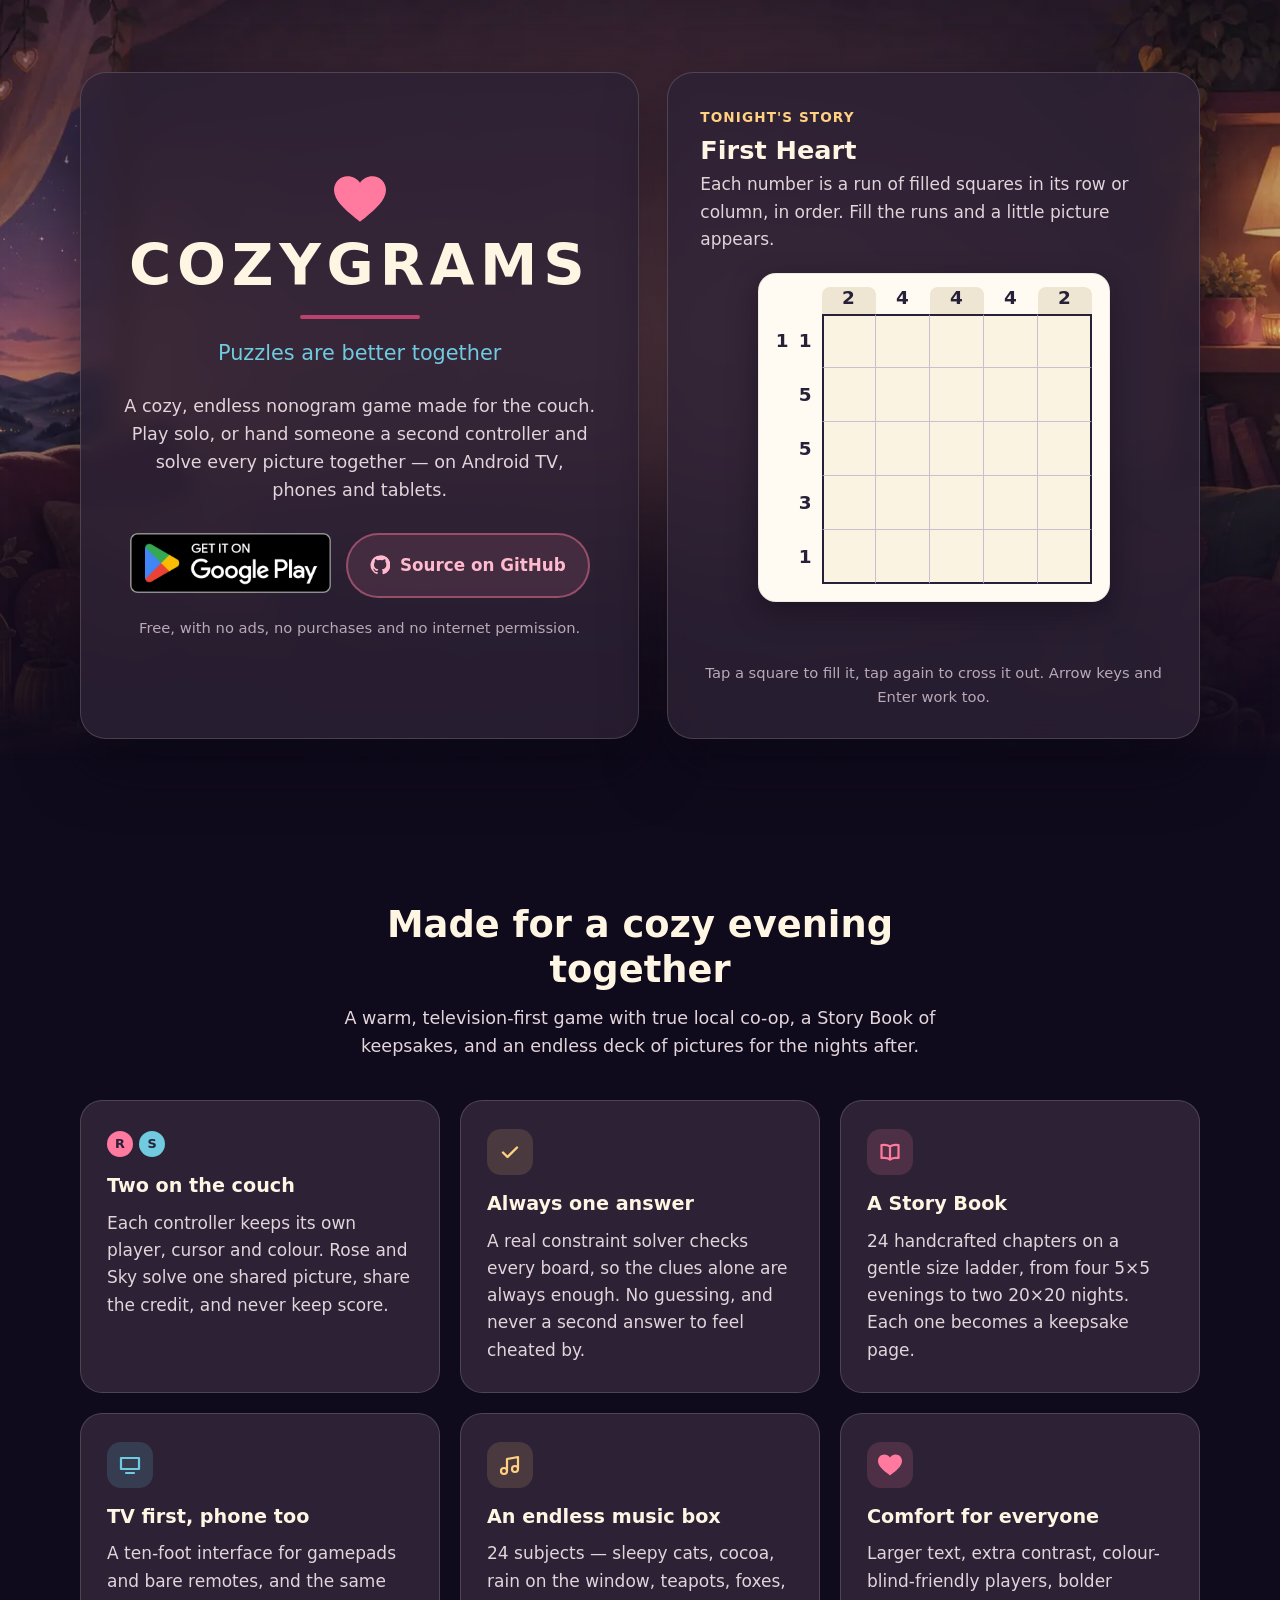
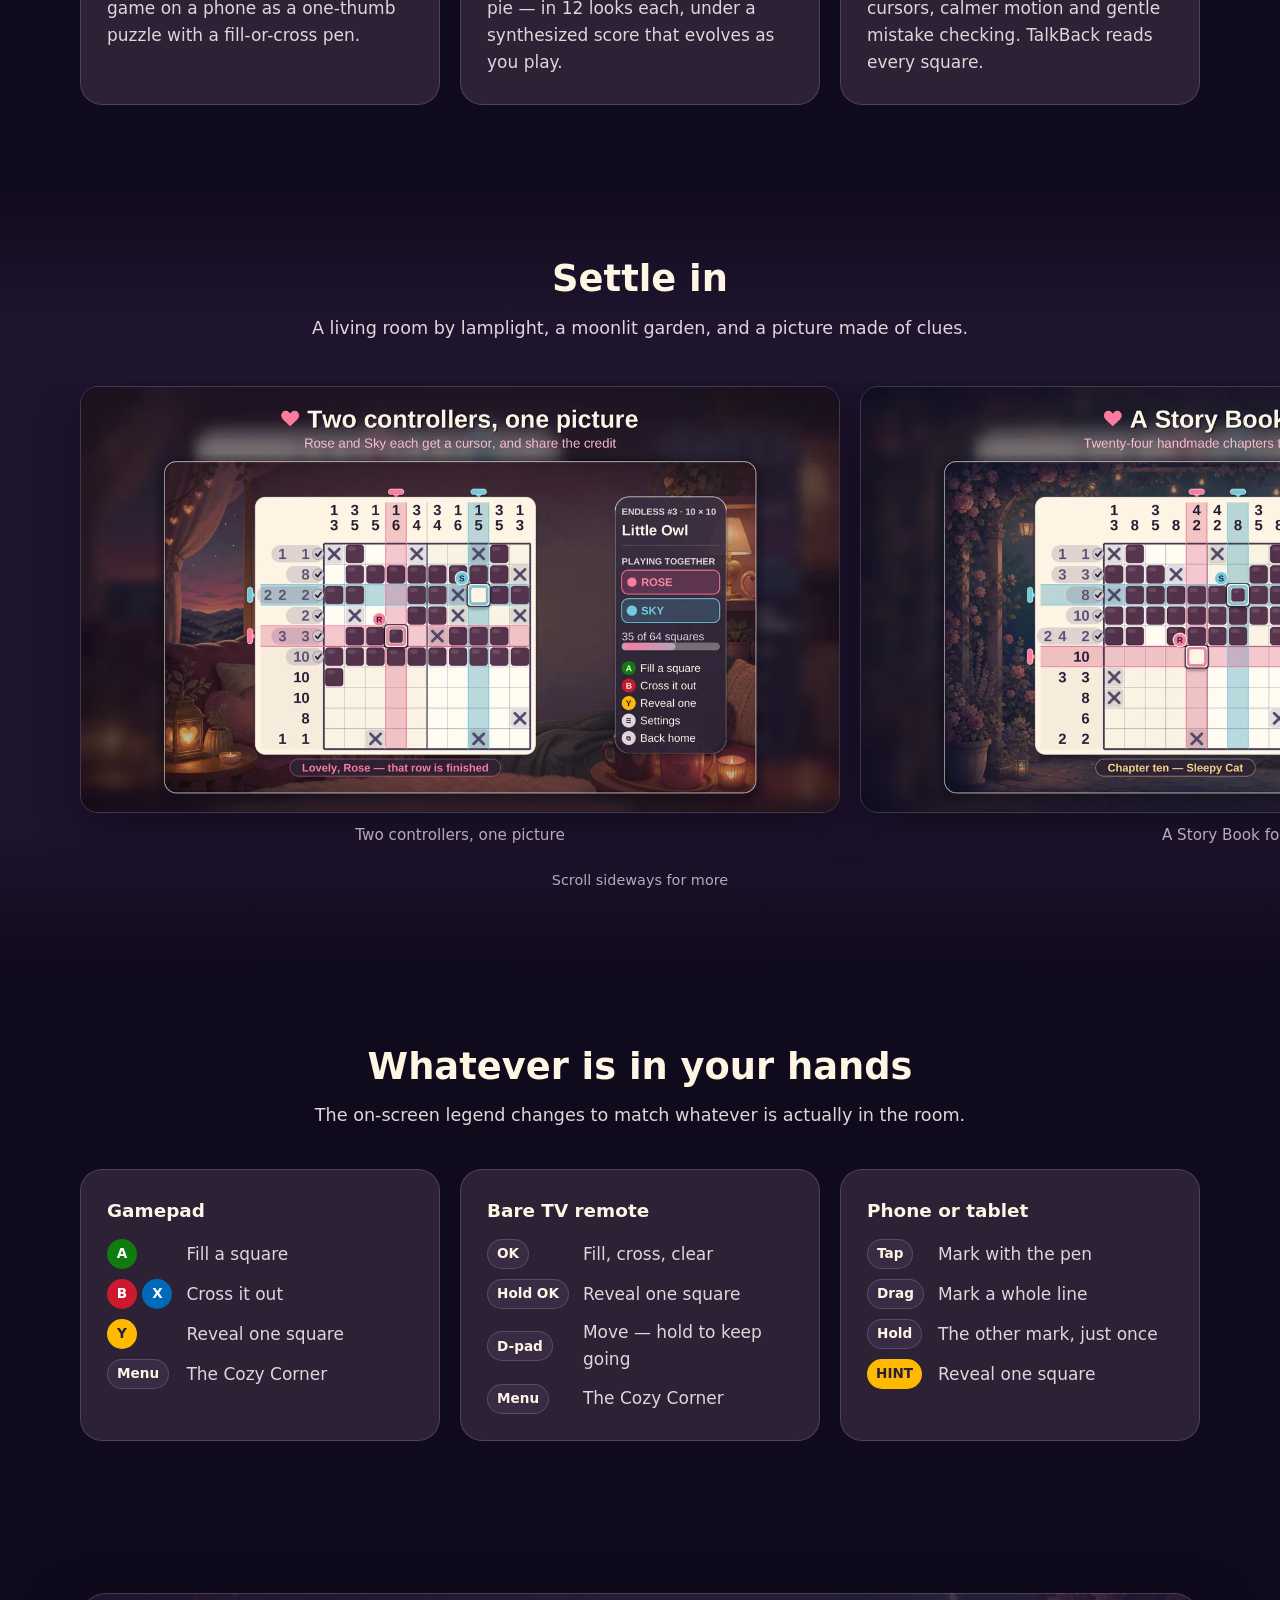
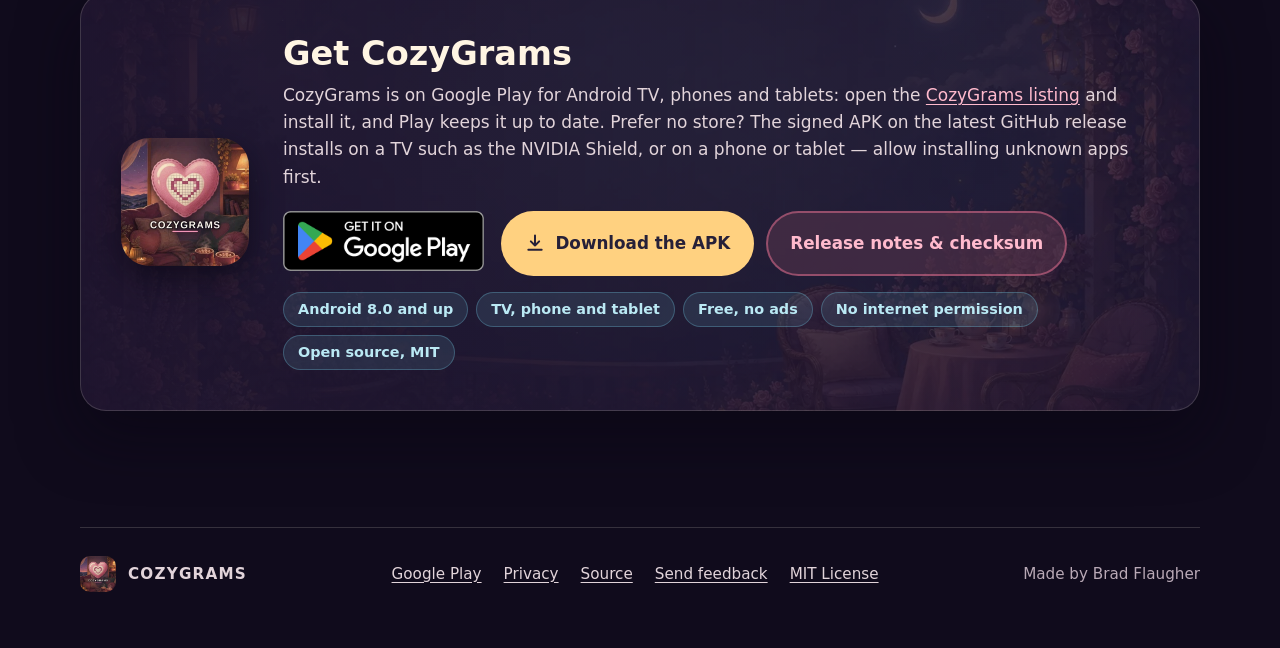
<file: site/index.html>
<!DOCTYPE html>
<html lang="en">
<head>
  <meta charset="utf-8">
  <meta name="viewport" content="width=device-width, initial-scale=1, viewport-fit=cover">
  <title>CozyGrams — cozy nonograms for two</title>
  <meta name="description" content="A cozy, endless nonogram game for Android TV, phones and tablets. Play solo, or hand someone a second controller and solve every picture together. Free, offline, no ads.">
  <meta name="theme-color" content="#100b1c">
  <meta name="color-scheme" content="dark">
  <link rel="canonical" href="https://bradflaugher.github.io/CozyGrams/">
  <link rel="icon" type="image/png" sizes="32x32" href="img/favicon-32.png">
  <link rel="apple-touch-icon" href="img/apple-touch-icon.png">
  <link rel="stylesheet" href="style.css">
  <meta property="og:type" content="website">
  <meta property="og:site_name" content="CozyGrams">
  <meta property="og:title" content="CozyGrams — cozy nonograms for two">
  <meta property="og:description" content="A cozy, endless nonogram game for the couch. Solve every picture together with a second controller. Free, offline, no ads.">
  <meta property="og:url" content="https://bradflaugher.github.io/CozyGrams/">
  <meta property="og:image" content="https://bradflaugher.github.io/CozyGrams/img/og.jpg">
  <meta property="og:image:width" content="1024">
  <meta property="og:image:height" content="500">
  <meta property="og:image:alt" content="CozyGrams: cozy nonograms for two, for the TV, phones and tablets">
  <meta name="twitter:card" content="summary_large_image">
</head>
<body>
  <a class="skip" href="#main">Skip to content</a>

  <svg width="0" height="0" style="position:absolute" aria-hidden="true" focusable="false">
    <symbol id="heart" viewBox="0 0 24 21"><path fill="currentColor" d="M12 21s-1.2-.9-3-2.4C5.2 15.5 0 11.2 0 6.4 0 2.8 2.8 0 6.3 0c2.3 0 4.4 1.2 5.7 3C13.3 1.2 15.4 0 17.7 0 21.2 0 24 2.8 24 6.4c0 4.8-5.2 9.1-9 12.2-1.8 1.5-3 2.4-3 2.4Z"/></symbol>
    <symbol id="download" viewBox="0 0 24 24"><path fill="none" stroke="currentColor" stroke-width="2.4" stroke-linecap="round" stroke-linejoin="round" d="M12 3v12m0 0-5-5m5 5 5-5M4 20h16"/></symbol>
    <symbol id="github" viewBox="0 0 24 24"><path fill="currentColor" d="M12 .5a11.5 11.5 0 0 0-3.6 22.4c.6.1.8-.3.8-.6v-2c-3.2.7-3.9-1.5-3.9-1.5-.5-1.3-1.3-1.7-1.3-1.7-1-.7.1-.7.1-.7 1.2.1 1.8 1.2 1.8 1.2 1 1.8 2.8 1.3 3.4 1 .1-.8.4-1.3.8-1.6-2.6-.3-5.3-1.3-5.3-5.7 0-1.3.5-2.3 1.2-3.1-.1-.3-.5-1.5.1-3.1 0 0 1-.3 3.2 1.2a11 11 0 0 1 5.8 0c2.2-1.5 3.2-1.2 3.2-1.2.6 1.6.2 2.8.1 3.1.7.8 1.2 1.9 1.2 3.1 0 4.4-2.7 5.4-5.3 5.7.4.4.8 1.1.8 2.2v3.3c0 .3.2.7.8.6A11.5 11.5 0 0 0 12 .5Z"/></symbol>
  </svg>

  <header class="hero">
    <div class="wrap hero__grid">
      <div class="panel hero__title">
        <svg class="heart" aria-hidden="true"><use href="#heart"/></svg>
        <h1 class="wordmark">CozyGrams</h1>
        <hr class="rule">
        <p class="tagline">Puzzles are better together</p>
        <p class="hero__lede">A cozy, endless nonogram game made for the couch. Play solo, or hand someone a second controller and solve every picture together — on Android TV, phones and tablets.</p>
        <div class="hero__actions">
          <a class="play" href="https://play.google.com/store/apps/details?id=com.cozygrams.tv"><img src="img/google-play-badge.png" width="564" height="168" alt="Get it on Google Play"></a>
          <a class="btn btn--plum" href="https://github.com/bradflaugher/CozyGrams">
            <svg aria-hidden="true"><use href="#github"/></svg>Source on GitHub
          </a>
        </div>
        <p class="hero__note">Free, with no ads, no purchases and no internet permission.</p>
      </div>

      <section class="panel try" aria-labelledby="try-title">
        <p class="eyebrow">Tonight's story</p>
        <h2 id="try-title">First Heart</h2>
        <p class="try__sub">Each number is a run of filled squares in its row or column, in order. Fill the runs and a little picture appears.</p>
        <div class="board" id="board" role="grid" aria-label="A 5 by 5 nonogram" aria-describedby="try-how">
          <div class="board__corner"></div>
        </div>
        <p class="try__status" id="status" role="status" aria-live="polite"></p>
        <p class="try__how" id="try-how">Tap a square to fill it, tap again to cross it out. Arrow keys and Enter work too.</p>
        <noscript><p class="try__how">The little puzzle needs JavaScript — the game itself doesn't need anything.</p></noscript>
      </section>
    </div>
  </header>

  <main id="main">
    <section class="section" aria-labelledby="features-title">
      <div class="wrap">
        <div class="section__head">
          <h2 id="features-title">Made for a cozy evening together</h2>
          <p>A warm, television-first game with true local co-op, a Story Book of keepsakes, and an endless deck of pictures for the nights after.</p>
        </div>
        <ul class="features">
          <li class="feature">
            <span class="seats" aria-hidden="true"><span class="seat seat--r">R</span><span class="seat seat--s">S</span></span>
            <h3>Two on the couch</h3>
            <p>Each controller keeps its own player, cursor and colour. Rose and Sky solve one shared picture, share the credit, and never keep score.</p>
          </li>
          <li class="feature">
            <span class="feature__mark" aria-hidden="true"><svg viewBox="0 0 24 24"><path fill="none" stroke="currentColor" stroke-width="2.4" stroke-linecap="round" stroke-linejoin="round" d="m5 12.5 4.5 4.5L19 7.5"/></svg></span>
            <h3>Always one answer</h3>
            <p>A real constraint solver checks every board, so the clues alone are always enough. No guessing, and never a second answer to feel cheated by.</p>
          </li>
          <li class="feature">
            <span class="feature__mark feature__mark--pink" aria-hidden="true"><svg viewBox="0 0 24 24"><path fill="none" stroke="currentColor" stroke-width="2.2" stroke-linejoin="round" d="M12 6.5C10 5 7 4.5 3.5 5v13c3.5-.5 6.5 0 8.5 1.5 2-1.5 5-2 8.5-1.5V5C17 4.5 14 5 12 6.5Zm0 0v13"/></svg></span>
            <h3>A Story Book</h3>
            <p>24 handcrafted chapters on a gentle size ladder, from four 5×5 evenings to two 20×20 nights. Each one becomes a keepsake page.</p>
          </li>
          <li class="feature">
            <span class="feature__mark feature__mark--blue" aria-hidden="true"><svg viewBox="0 0 24 24"><path fill="none" stroke="currentColor" stroke-width="2.2" stroke-linecap="round" stroke-linejoin="round" d="M3 5h18v11H3zM8 20h8"/></svg></span>
            <h3>TV first, phone too</h3>
            <p>A ten-foot interface for gamepads and bare remotes, and the same game on a phone as a one-thumb puzzle with a fill-or-cross pen.</p>
          </li>
          <li class="feature">
            <span class="feature__mark" aria-hidden="true"><svg viewBox="0 0 24 24"><path fill="none" stroke="currentColor" stroke-width="2.2" stroke-linecap="round" stroke-linejoin="round" d="M9 18V6l11-2v12M9 18a3 3 0 1 1-6 0 3 3 0 0 1 6 0Zm11-2a3 3 0 1 1-6 0 3 3 0 0 1 6 0Z"/></svg></span>
            <h3>An endless music box</h3>
            <p>24 subjects — sleepy cats, cocoa, rain on the window, teapots, foxes, pie — in 12 looks each, under a synthesized score that evolves as you play.</p>
          </li>
          <li class="feature">
            <span class="feature__mark feature__mark--pink" aria-hidden="true"><svg viewBox="0 0 24 24"><use href="#heart"/></svg></span>
            <h3>Comfort for everyone</h3>
            <p>Larger text, extra contrast, colour-blind-friendly players, bolder cursors, calmer motion and gentle mistake checking. TalkBack reads every square.</p>
          </li>
        </ul>
      </div>
    </section>

    <section class="section section--plate" aria-labelledby="shots-title">
      <div class="section__head wrap">
        <h2 id="shots-title">Settle in</h2>
        <p>A living room by lamplight, a moonlit garden, and a picture made of clues.</p>
      </div>
      <ul class="shots" tabindex="0" aria-label="Screenshots, scroll sideways for more">
        <li><figure><img src="img/shots/1_coop.webp" width="1280" height="720" loading="lazy" alt="Rose and Sky each have a cursor on a 10 by 10 board, with a panel showing both players and the controls."><figcaption>Two controllers, one picture</figcaption></figure></li>
        <li><figure><img src="img/shots/4_story.webp" width="1280" height="720" loading="lazy" alt="Rose and Sky working on Story Book chapter ten, Sleepy Cat, in the moonlit garden."><figcaption>A Story Book for two</figcaption></figure></li>
        <li><figure><img src="img/shots/3_garden.webp" width="1280" height="720" loading="lazy" alt="A 15 by 15 Endless picture, Rain on the Window, in progress in front of the moonlit garden."><figcaption>Two hand-painted rooms and a music box score</figcaption></figure></li>
        <li><figure><img src="img/shots/5_cross-pen.webp" width="1280" height="720" loading="lazy" alt="A 20 by 20 board on a phone, with the FILL and CROSS pen, MARK, HINT and MENU buttons."><figcaption>One thumb on a phone, with the cross pen</figcaption></figure></li>
        <li><figure><img src="img/shots/3_tour.webp" width="1280" height="720" loading="lazy" alt="Step three of the guided tour on a 5 by 5 heart: your turn to fill a square."><figcaption>A short tour solves a little heart with you</figcaption></figure></li>
        <li><figure><img src="img/shots/5_win.webp" width="1280" height="720" loading="lazy" alt="The finished Sleepy Cat chapter as a keepsake page, with Rose and Sky's hearts beneath it."><figcaption>Every picture is a keepsake</figcaption></figure></li>
      </ul>
      <p class="shots__hint">Scroll sideways for more</p>
    </section>

    <section class="section" aria-labelledby="controls-title">
      <div class="wrap">
        <div class="section__head">
          <h2 id="controls-title">Whatever is in your hands</h2>
          <p>The on-screen legend changes to match whatever is actually in the room.</p>
        </div>
        <div class="controls">
          <div class="control">
            <h3>Gamepad</h3>
            <dl>
              <dt><span class="key key--a">A</span></dt><dd>Fill a square</dd>
              <dt><span class="key key--b">B</span> <span class="key key--x">X</span></dt><dd>Cross it out</dd>
              <dt><span class="key key--y">Y</span></dt><dd>Reveal one square</dd>
              <dt><span class="key key--plain">Menu</span></dt><dd>The Cozy Corner</dd>
            </dl>
          </div>
          <div class="control">
            <h3>Bare TV remote</h3>
            <dl>
              <dt><span class="key key--plain">OK</span></dt><dd>Fill, cross, clear</dd>
              <dt><span class="key key--plain">Hold OK</span></dt><dd>Reveal one square</dd>
              <dt><span class="key key--plain">D-pad</span></dt><dd>Move — hold to keep going</dd>
              <dt><span class="key key--plain">Menu</span></dt><dd>The Cozy Corner</dd>
            </dl>
          </div>
          <div class="control">
            <h3>Phone or tablet</h3>
            <dl>
              <dt><span class="key key--plain">Tap</span></dt><dd>Mark with the pen</dd>
              <dt><span class="key key--plain">Drag</span></dt><dd>Mark a whole line</dd>
              <dt><span class="key key--plain">Hold</span></dt><dd>The other mark, just once</dd>
              <dt><span class="key key--y">HINT</span></dt><dd>Reveal one square</dd>
            </dl>
          </div>
        </div>
      </div>
    </section>

    <section class="section" id="get" aria-labelledby="get-title">
      <div class="wrap">
        <div class="panel get">
          <img class="get__icon" src="img/icon.webp" width="256" height="256" alt="">
          <div>
            <h2 id="get-title">Get CozyGrams</h2>
            <p>CozyGrams is on Google Play for Android TV, phones and tablets: open the <a href="https://play.google.com/store/apps/details?id=com.cozygrams.tv">CozyGrams listing</a> and install it, and Play keeps it up to date. Prefer no store? The signed APK on the latest GitHub release installs on a TV such as the NVIDIA Shield, or on a phone or tablet — allow installing unknown apps first.</p>
            <div class="get__actions">
              <a class="play" href="https://play.google.com/store/apps/details?id=com.cozygrams.tv"><img src="img/google-play-badge.png" width="564" height="168" alt="Get it on Google Play"></a>
              <a class="btn btn--gold" href="https://github.com/bradflaugher/CozyGrams/releases/latest/download/CozyGrams.apk">
                <svg aria-hidden="true"><use href="#download"/></svg>Download the APK
              </a>
              <a class="btn btn--plum" href="https://github.com/bradflaugher/CozyGrams/releases/latest">Release notes &amp; checksum</a>
            </div>
            <ul class="facts" aria-label="At a glance">
              <li>Android 8.0 and up</li>
              <li>TV, phone and tablet</li>
              <li>Free, no ads</li>
              <li>No internet permission</li>
              <li>Open source, MIT</li>
            </ul>
          </div>
        </div>
      </div>
    </section>
  </main>

  <footer class="foot">
    <div class="wrap foot__inner">
      <a class="foot__brand" href="./"><img src="img/icon.webp" width="36" height="36" alt="">COZYGRAMS</a>
      <nav aria-label="Elsewhere">
        <a href="https://play.google.com/store/apps/details?id=com.cozygrams.tv">Google Play</a>
        <a href="privacy/">Privacy</a>
        <a href="https://github.com/bradflaugher/CozyGrams">Source</a>
        <a href="https://github.com/bradflaugher/CozyGrams/issues/new">Send feedback</a>
        <a href="https://github.com/bradflaugher/CozyGrams/blob/main/LICENSE">MIT License</a>
      </nav>
      <span>Made by Brad Flaugher</span>
    </div>
  </footer>

  <script>
  (function () {
    // The tour's first picture: a 5x5 heart. Line-solvable, with one answer.
    var answer = ["01010", "11111", "11111", "01110", "00100"];
    var n = 5;
    var board = document.getElementById("board");
    var status = document.getElementById("status");
    var cells = [];
    var states = [];
    var solved = false;

    function runs(line) {
      var out = [], run = 0;
      for (var i = 0; i < line.length; i++) {
        if (line[i] === "1") run++;
        else if (run) { out.push(run); run = 0; }
      }
      if (run) out.push(run);
      return out.length ? out : [0];
    }
    function col(c, grid) { var s = ""; for (var r = 0; r < n; r++) s += grid[r][c]; return s; }

    // Rows are real ARIA rows (display: contents keeps the CSS grid placement), and every
    // cell's label also carries the two clues that cross it.
    function row() {
      var el = document.createElement("div");
      el.className = "board__row";
      el.setAttribute("role", "row");
      board.appendChild(el);
      return el;
    }
    function clue(kind, values, label) {
      var el = document.createElement("div");
      el.className = "clue clue--" + kind;
      el.setAttribute("role", kind === "col" ? "columnheader" : "rowheader");
      el.setAttribute("aria-label", label);
      values.forEach(function (v) { var s = document.createElement("span"); s.textContent = v; el.appendChild(s); });
      return el;
    }

    var colClues = [], rowClues = [];
    var head = row();
    var corner = document.createElement("div");
    corner.className = "board__corner";
    corner.setAttribute("role", "columnheader");
    corner.setAttribute("aria-label", "Row clues");
    head.appendChild(corner);
    for (var c = 0; c < n; c++) {
      var cl = clue("col", runs(col(c, answer)), "Column " + (c + 1) + ", clue " + runs(col(c, answer)).join(" "));
      cl.style.gridColumn = c + 2; cl.style.gridRow = 1;
      head.appendChild(cl); colClues.push(cl);
    }
    for (var r = 0; r < n; r++) {
      states.push([]); cells.push([]);
      var line = row();
      var rl = clue("row", runs(answer[r]), "Row " + (r + 1) + ", clue " + runs(answer[r]).join(" "));
      rl.style.gridColumn = 1; rl.style.gridRow = r + 2;
      line.appendChild(rl); rowClues.push(rl);
      for (var c2 = 0; c2 < n; c2++) {
        var b = document.createElement("button");
        b.type = "button";
        b.className = "cell";
        b.setAttribute("role", "gridcell");
        b.dataset.r = r; b.dataset.c = c2; b.dataset.state = "empty";
        b.tabIndex = (r === 0 && c2 === 0) ? 0 : -1;
        b.style.gridColumn = c2 + 2; b.style.gridRow = r + 2;
        line.appendChild(b);
        cells[r].push(b); states[r].push("empty");
      }
    }

    function label(r, c) {
      var s = states[r][c] === "fill" ? "filled" : states[r][c] === "cross" ? "crossed out" : "empty";
      cells[r][c].setAttribute("aria-label", "Row " + (r + 1) + " (clue " + runs(answer[r]).join(" ") +
          "), column " + (c + 1) + " (clue " + runs(col(c, answer)).join(" ") + "): " + s);
    }
    function filledLine(arr) { return arr.map(function (s) { return s === "fill" ? "1" : "0"; }).join(""); }
    function set(r, c, s) {
      if (solved) return;
      states[r][c] = s; cells[r][c].dataset.state = s; label(r, c); check();
    }
    function cycle(r, c) {
      var next = { empty: "fill", fill: "cross", cross: "empty" }[states[r][c]];
      set(r, c, next);
    }
    function check() {
      var grid = states.map(filledLine), all = true;
      for (var r = 0; r < n; r++) {
        var ok = runs(grid[r]).join() === runs(answer[r]).join();
        rowClues[r].classList.toggle("done", ok); all = all && grid[r] === answer[r];
      }
      for (var c = 0; c < n; c++) {
        colClues[c].classList.toggle("done", runs(col(c, grid)).join() === runs(col(c, answer)).join());
      }
      if (all) {
        solved = true;
        board.classList.add("solved");
        status.textContent = "A heart! That's a nonogram. The game has 4,608 more.";
      }
    }
    function focus(r, c) {
      cells.forEach(function (row) { row.forEach(function (b) { b.tabIndex = -1; }); });
      cells[r][c].tabIndex = 0; cells[r][c].focus();
    }

    board.addEventListener("click", function (e) {
      var b = e.target.closest(".cell"); if (!b) return;
      cycle(+b.dataset.r, +b.dataset.c); focus(+b.dataset.r, +b.dataset.c);
    });
    board.addEventListener("contextmenu", function (e) {
      var b = e.target.closest(".cell"); if (!b) return;
      e.preventDefault();
      var r = +b.dataset.r, c = +b.dataset.c;
      set(r, c, states[r][c] === "cross" ? "empty" : "cross");
    });
    board.addEventListener("keydown", function (e) {
      var b = e.target.closest(".cell"); if (!b) return;
      var r = +b.dataset.r, c = +b.dataset.c;
      var moves = { ArrowUp: [-1, 0], ArrowDown: [1, 0], ArrowLeft: [0, -1], ArrowRight: [0, 1] };
      if (moves[e.key]) {
        e.preventDefault();
        focus((r + moves[e.key][0] + n) % n, (c + moves[e.key][1] + n) % n);
      } else if (e.key === "x" || e.key === "X") {
        e.preventDefault(); set(r, c, states[r][c] === "cross" ? "empty" : "cross");
      }
    });
    for (var i = 0; i < n; i++) for (var j = 0; j < n; j++) label(i, j);
  })();
  </script>
</body>
</html>
</file>
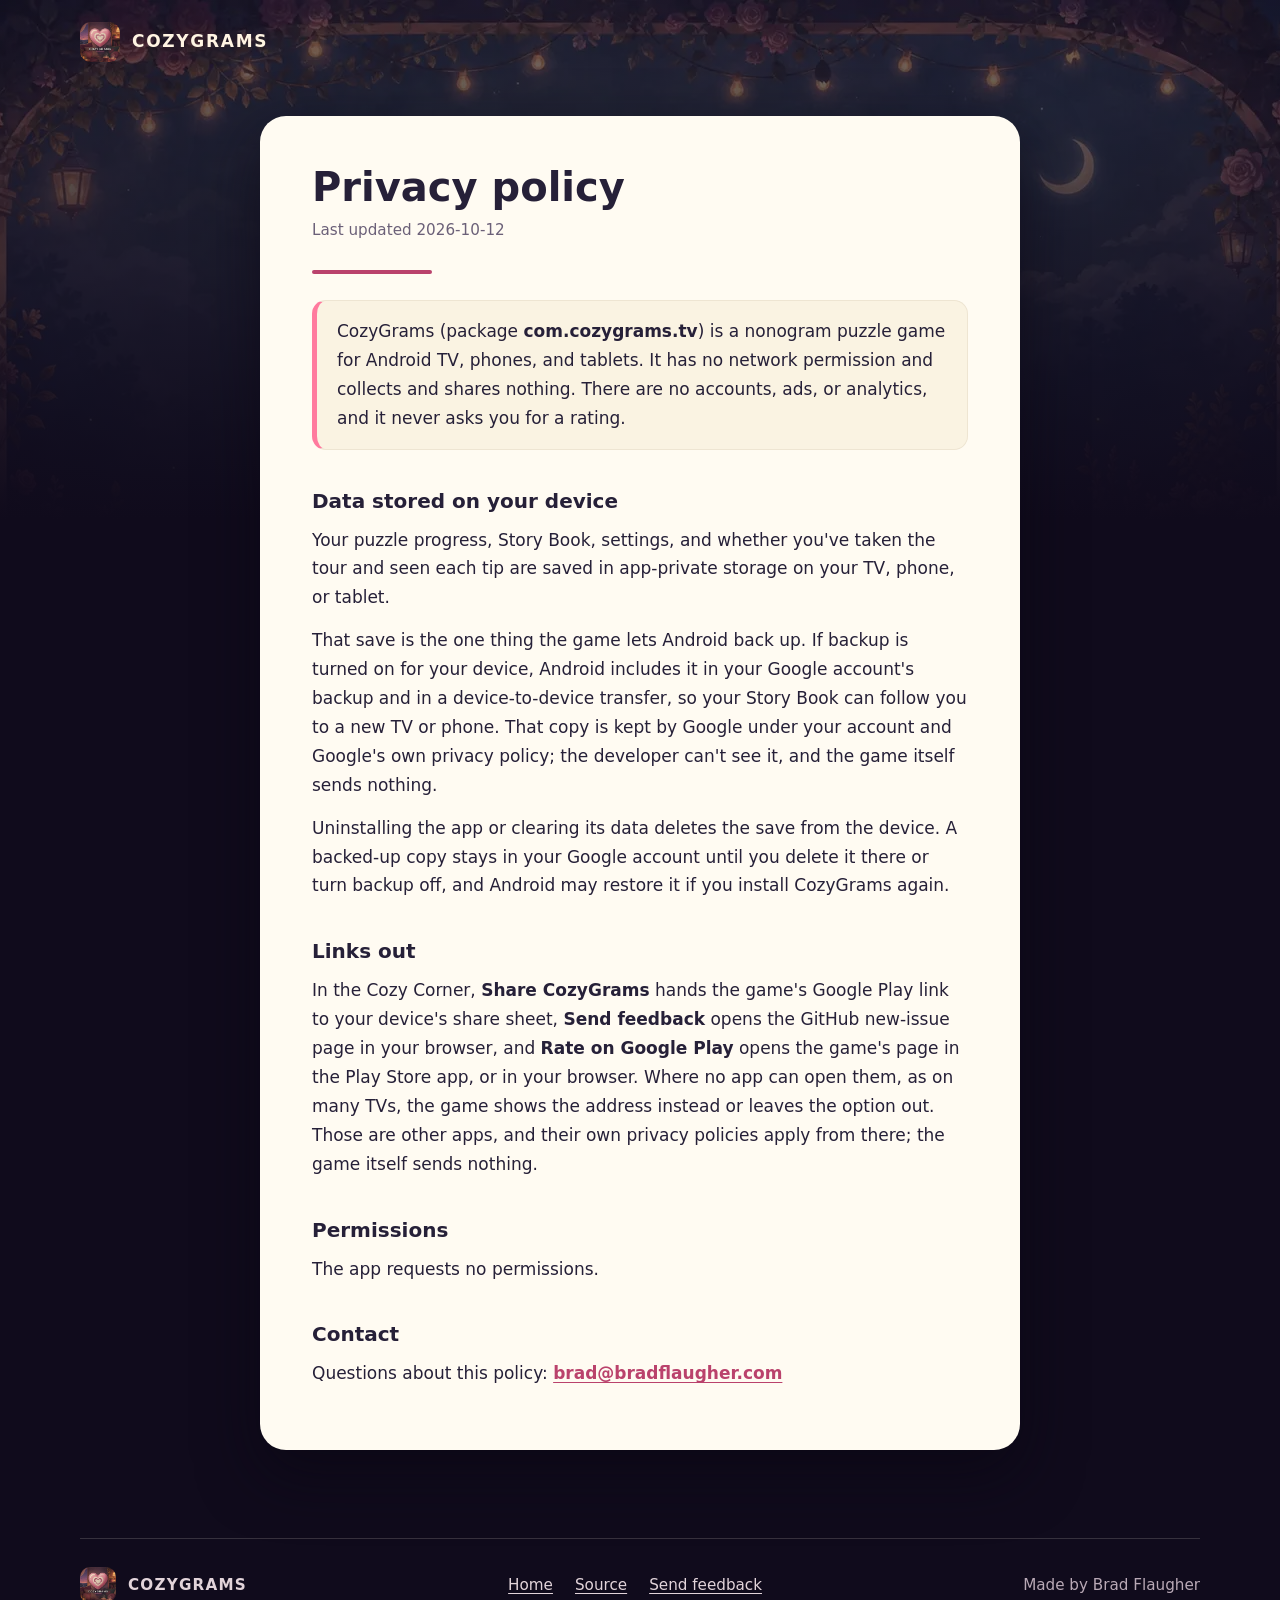
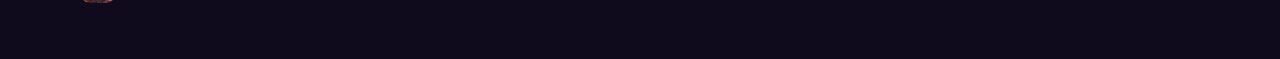
<file: site/privacy/index.html>
<!DOCTYPE html>
<html lang="en">
<head>
  <meta charset="utf-8">
  <meta name="viewport" content="width=device-width, initial-scale=1, viewport-fit=cover">
  <title>Privacy policy — CozyGrams</title>
  <meta name="description" content="Privacy policy for CozyGrams (com.cozygrams.tv): no network permission, no accounts, ads or analytics, and nothing collected or shared by the game.">
  <meta name="theme-color" content="#100b1c">
  <meta name="color-scheme" content="dark">
  <link rel="canonical" href="https://bradflaugher.github.io/CozyGrams/privacy/">
  <link rel="icon" type="image/png" sizes="32x32" href="../img/favicon-32.png">
  <link rel="apple-touch-icon" href="../img/apple-touch-icon.png">
  <link rel="stylesheet" href="../style.css">
</head>
<body class="page">
  <a class="skip" href="#main">Skip to content</a>
  <header class="topbar">
    <div class="wrap"><a href="../"><img src="../img/icon.webp" width="40" height="40" alt="">CozyGrams</a></div>
  </header>

  <main id="main" class="sheet">
    <h1>Privacy policy</h1>
    <p class="updated">Last updated 2026-10-12</p>
    <hr class="rule">

    <div class="summary">
      <p>CozyGrams (package <strong>com.cozygrams.tv</strong>) is a nonogram puzzle game for Android TV, phones, and tablets. It has no network permission and collects and shares nothing. There are no accounts, ads, or analytics, and it never asks you for a rating.</p>
    </div>

    <h2>Data stored on your device</h2>
    <p>Your puzzle progress, Story Book, settings, and whether you've taken the tour and seen each tip are saved in app-private storage on your TV, phone, or tablet.</p>
    <p>That save is the one thing the game lets Android back up. If backup is turned on for your device, Android includes it in your Google account's backup and in a device-to-device transfer, so your Story Book can follow you to a new TV or phone. That copy is kept by Google under your account and Google's own privacy policy; the developer can't see it, and the game itself sends nothing.</p>
    <p>Uninstalling the app or clearing its data deletes the save from the device. A backed-up copy stays in your Google account until you delete it there or turn backup off, and Android may restore it if you install CozyGrams again.</p>

    <h2>Links out</h2>
    <p>In the Cozy Corner, <strong>Share CozyGrams</strong> hands the game's Google Play link to your device's share sheet, <strong>Send feedback</strong> opens the GitHub new-issue page in your browser, and <strong>Rate on Google Play</strong> opens the game's page in the Play Store app, or in your browser. Where no app can open them, as on many TVs, the game shows the address instead or leaves the option out. Those are other apps, and their own privacy policies apply from there; the game itself sends nothing.</p>

    <h2>Permissions</h2>
    <p>The app requests no permissions.</p>

    <h2>Contact</h2>
    <p>Questions about this policy: <a href="mailto:brad@bradflaugher.com">brad@bradflaugher.com</a></p>
  </main>

  <footer class="foot">
    <div class="wrap foot__inner">
      <a class="foot__brand" href="../"><img src="../img/icon.webp" width="36" height="36" alt="">COZYGRAMS</a>
      <nav aria-label="Elsewhere">
        <a href="../">Home</a>
        <a href="https://github.com/bradflaugher/CozyGrams">Source</a>
        <a href="https://github.com/bradflaugher/CozyGrams/issues/new">Send feedback</a>
      </nav>
      <span>Made by Brad Flaugher</span>
    </div>
  </footer>
</body>
</html>
</file>
<file: site/style.css>
/* CozyGrams — the game's own palette (app/src/main/java/com/cozygrams/tv/Theme.java):
   plum furniture, cream paper, candlelight, and Rose and Sky. */
:root {
  --night: #100b1c;
  --shadow: #0a0612;
  --plate: #1e142e;
  --panel: #2c2135;
  --panel-lift: #3a2b45;
  --tile: #58364e;
  --tile-deep: #3a2238;
  --grid: #5e5274;
  --ink: #262038;
  --cream: #fff5e3;
  --paper: #fffbf2;
  --paper-shade: #faf3e2;
  --clue-band: #eee5d2;
  --soft: #e2d4da;
  --muted: #b9a9b6;
  --pink: #ff7a9e;
  --pink-dark: #ba426c;
  --pink-light: #ffbacd;
  --blue: #70cae0;
  --blue-light: #bae9f4;
  --gold: #ffd180;
  --candle: #d69a4a;
  --cross: #58507a;
  --radius: 26px;
  --glass: rgba(44, 33, 53, 0.82);
  --glass-edge: rgba(255, 245, 227, 0.16);
  --font: system-ui, -apple-system, "Segoe UI", Roboto, "Helvetica Neue", Arial, sans-serif;
  color-scheme: dark;
}

* { box-sizing: border-box; }

html { -webkit-text-size-adjust: 100%; scroll-behavior: smooth; }
@media (prefers-reduced-motion: reduce) { html { scroll-behavior: auto; } }

body {
  margin: 0;
  background: var(--night);
  color: var(--cream);
  font: 400 1.0625rem/1.6 var(--font);
  overflow-x: hidden;
}

img { max-width: 100%; height: auto; display: block; }

a { color: var(--pink-light); text-underline-offset: 3px; }
a:hover { color: var(--cream); }
:focus-visible { outline: 3px solid var(--gold); outline-offset: 3px; border-radius: 6px; }

.skip {
  position: absolute; left: 16px; top: -100px; z-index: 10;
  background: var(--gold); color: var(--ink); padding: 10px 16px; border-radius: 999px;
  font-weight: 700; text-decoration: none;
}
.skip:focus { top: 16px; }

.wrap { width: min(1120px, 100% - 32px); margin-inline: auto; }

/* ---- Glass panels, as on the title screen ---- */
.panel {
  background: var(--glass);
  border: 1px solid var(--glass-edge);
  border-radius: var(--radius);
  box-shadow: 0 24px 60px rgba(10, 6, 18, 0.55);
  -webkit-backdrop-filter: blur(10px);
  backdrop-filter: blur(10px);
}

.heart { width: 52px; height: 46px; display: block; color: var(--pink); }

.wordmark {
  margin: 0;
  font-weight: 800;
  font-size: clamp(2.3rem, 7vw, 3.6rem);
  letter-spacing: 0.1em;
  line-height: 1.05;
  text-transform: uppercase;
}
.rule {
  width: 120px; height: 4px; border-radius: 4px; border: 0;
  background: var(--pink-dark); margin: 18px auto;
}
.tagline { color: var(--blue); font-size: 1.3rem; margin: 0; }

.eyebrow {
  color: var(--gold);
  font-weight: 800;
  font-size: 0.85rem;
  letter-spacing: 0.08em;
  text-transform: uppercase;
  margin: 0 0 6px;
}

/* ---- Buttons: the Story Book row's gold focus, and plum pills ---- */
.btn {
  display: inline-flex; align-items: center; justify-content: center; gap: 10px;
  min-height: 52px; padding: 12px 22px; border-radius: 999px;
  font-weight: 700; font-size: 1.05rem; text-decoration: none;
  border: 2px solid transparent;
  transition: transform 0.15s ease, background-color 0.15s ease;
}
.btn:hover { transform: translateY(-1px); }
@media (prefers-reduced-motion: reduce) { .btn, .btn:hover { transition: none; transform: none; } }
.btn--gold { background: var(--gold); color: var(--ink); }
.btn--gold:hover { background: #ffdc9c; color: var(--ink); }
.btn--plum { background: rgba(88, 54, 78, 0.55); color: var(--pink-light); border-color: rgba(255, 122, 158, 0.45); }
.btn--plum:hover { background: rgba(88, 54, 78, 0.85); color: var(--cream); }
.btn svg { width: 20px; height: 20px; flex: none; }

/* The official Google Play badge, untouched. Google's guidelines forbid
   recoloring it and keep a clear space of a quarter of its height (15px)
   around it, so it gets no shadow and its margins plus the 10–12px action
   gaps hold neighbors at 15px. */
.play { display: inline-flex; margin: 0 5px 5px 0; border-radius: 10px; transition: transform 0.15s ease; }
.play img { display: block; width: auto; height: 60px; }
.play:hover { transform: translateY(-1px); }
@media (prefers-reduced-motion: reduce) { .play, .play:hover { transition: none; transform: none; } }

/* ---- Hero ---- */
.hero {
  position: relative;
  isolation: isolate;
  padding: 72px 0 88px;
  background: var(--night);
}
/* The room fades out through a mask rather than under an opaque gradient, so no sliver
   of it can show on the hero's last, fractional row of pixels. */
.hero::before {
  content: "";
  position: absolute;
  inset: 0;
  z-index: -1;
  background:
    linear-gradient(180deg, rgba(16, 11, 28, 0.35), rgba(16, 11, 28, 0.2) 40%, rgba(16, 11, 28, 0.6) 75%),
    url("img/cozy-room.webp") center / cover no-repeat;
  -webkit-mask-image: linear-gradient(180deg, #000 55%, transparent 92%);
  mask-image: linear-gradient(180deg, #000 55%, transparent 92%);
}
.hero__grid {
  display: grid;
  grid-template-columns: 1.05fr 1fr;
  gap: 28px;
  align-items: stretch;
}
.hero__title { padding: 44px 40px 40px; text-align: center; display: flex; flex-direction: column; justify-content: center; }
.hero__title .heart { margin: 0 auto 14px; }
.hero__lede { color: var(--soft); margin: 22px 0 0; font-size: 1.1rem; }
.hero__actions { display: flex; flex-wrap: wrap; gap: 10px; justify-content: center; margin-top: 28px; }
.hero__note { color: var(--muted); font-size: 0.92rem; margin: 18px 0 0; }

/* ---- The little puzzle ---- */
.try { padding: 34px 32px 30px; display: flex; flex-direction: column; }
.try h2 { margin: 0; font-size: 1.6rem; line-height: 1.2; }
.try__sub { color: var(--soft); margin: 6px 0 20px; }
.try__how { color: var(--muted); font-size: 0.92rem; margin: 18px 0 0; text-align: center; }
.try__status {
  min-height: 1.6em; margin: 14px 0 0; text-align: center;
  color: var(--pink-light); font-weight: 700;
}

.board {
  --cell: clamp(40px, 9vw, 54px);
  display: grid;
  grid-template-columns: auto repeat(5, var(--cell));
  grid-template-rows: auto repeat(5, var(--cell));
  justify-content: center;
  align-self: center;
  margin: auto 0;
  background: var(--paper);
  color: var(--ink);
  padding: 14px 18px 18px 14px;
  border-radius: 18px;
  box-shadow: inset 0 0 0 1px rgba(38, 32, 56, 0.08), 0 10px 30px rgba(10, 6, 18, 0.4);
  user-select: none;
  -webkit-user-select: none;
}
.board__row { display: contents; }
.board__corner { grid-row: 1; grid-column: 1; }
.clue {
  display: flex; font-weight: 800; font-size: 1.15rem; color: var(--ink);
  font-variant-numeric: tabular-nums;
}
.clue--col { flex-direction: column; align-items: center; justify-content: flex-end; line-height: 1.15; padding-bottom: 6px; }
.clue--row { align-items: center; justify-content: flex-end; gap: 0.55em; padding: 0 10px 0 4px; }
.clue--col:nth-child(odd of .clue--col) { background: var(--clue-band); border-radius: 8px 8px 0 0; }
/* A finished line is quieter but still readable (6.9:1 on paper, 5.7:1 on the band), and
   gets the game's check mark so the change never rests on colour alone. */
.clue.done { color: #5e5370; }
.clue--row.done::after { content: "\2713"; color: #9a3a5f; font-size: 0.8em; margin-left: -0.25em; }
.clue--col.done::after { content: "\2713"; color: #9a3a5f; font-size: 0.8em; line-height: 1; }

.cell {
  appearance: none; margin: 0; padding: 0;
  border: 0; border-right: 1px solid #c9bfd0; border-bottom: 1px solid #c9bfd0;
  background: var(--paper-shade);
  display: grid; place-items: center;
  cursor: pointer; touch-action: manipulation;
  position: relative;
}
.cell[data-c="0"] { border-left: 2px solid var(--ink); }
.cell[data-c="4"] { border-right: 2px solid var(--ink); }
.cell[data-r="0"] { border-top: 2px solid var(--ink); }
.cell[data-r="4"] { border-bottom: 2px solid var(--ink); }
.cell:hover { background: #f3e6ea; }
.cell::after { content: ""; position: absolute; inset: 4px; border-radius: 7px; }
.cell[data-state="fill"]::after {
  background: var(--tile-deep);
  box-shadow: inset 0 3px 0 rgba(255, 245, 227, 0.12), inset 0 -3px 0 rgba(10, 6, 18, 0.25);
}
.cell[data-state="cross"]::after {
  background:
    linear-gradient(45deg, transparent 44%, var(--cross) 44% 56%, transparent 56%),
    linear-gradient(-45deg, transparent 44%, var(--cross) 44% 56%, transparent 56%);
  inset: 9px; border-radius: 0;
}
.cell:focus-visible { outline: 3px solid var(--ink); outline-offset: -3px; box-shadow: inset 0 0 0 5px var(--pink); border-radius: 6px; z-index: 1; }
.board.solved .cell { cursor: default; }
.board.solved .cell[data-state="fill"]::after { background: var(--pink-dark); transition: background-color 0.4s ease; }
.board.solved .cell[data-state="cross"]::after { opacity: 0.25; }

/* ---- Sections ---- */
.section { padding: 76px 0; }
.section--plate { background: linear-gradient(180deg, var(--night), var(--plate) 18%, var(--plate) 82%, var(--night)); }
.section__head { max-width: 680px; margin: 0 auto 40px; text-align: center; }
.section__head h2 { margin: 0; font-size: clamp(1.7rem, 4vw, 2.3rem); line-height: 1.2; }
.section__head p { color: var(--soft); margin: 12px 0 0; font-size: 1.1rem; }

.features { display: grid; grid-template-columns: repeat(3, 1fr); gap: 20px; list-style: none; margin: 0; padding: 0; }
.feature { padding: 28px 26px; background: var(--panel); border: 1px solid var(--glass-edge); border-radius: 22px; }
.feature h3 { margin: 14px 0 8px; font-size: 1.2rem; }
.feature p { margin: 0; color: var(--soft); }
.feature__mark {
  width: 46px; height: 46px; border-radius: 14px;
  display: grid; place-items: center;
  font-weight: 800; font-size: 1.15rem;
  background: rgba(255, 209, 128, 0.14); color: var(--gold);
}
.feature__mark svg { width: 24px; height: 24px; }
.feature__mark--pink { background: rgba(255, 122, 158, 0.16); color: var(--pink); }
.feature__mark--blue { background: rgba(112, 202, 224, 0.16); color: var(--blue); }

.seats { display: inline-flex; gap: 6px; }
.seat {
  width: 26px; height: 26px; border-radius: 50%; display: grid; place-items: center;
  font-size: 0.8rem; font-weight: 800; color: var(--ink);
}
.seat--r { background: var(--pink); }
.seat--s { background: var(--blue); }

/* ---- Screenshots ---- */
.shots {
  display: grid; grid-auto-flow: column; grid-auto-columns: min(78%, 760px);
  gap: 20px; overflow-x: auto; scroll-snap-type: x mandatory;
  padding: 4px max(16px, calc((100vw - 1120px) / 2)) 22px;
  margin: 0; list-style: none;
  scrollbar-color: var(--tile) transparent;
}
.shots li { scroll-snap-align: center; }
.shots figure { margin: 0; }
.shots img { border-radius: 18px; border: 1px solid var(--glass-edge); box-shadow: 0 16px 40px rgba(10, 6, 18, 0.5); aspect-ratio: 16 / 9; width: 100%; }
.shots figcaption { color: var(--muted); font-size: 0.95rem; margin-top: 10px; text-align: center; }
.shots__hint { text-align: center; color: var(--muted); font-size: 0.9rem; margin: 0; }

/* ---- Controls ---- */
.controls { display: grid; grid-template-columns: repeat(3, 1fr); gap: 20px; }
.control { padding: 26px; background: var(--panel); border-radius: 22px; border: 1px solid var(--glass-edge); }
.control h3 { margin: 0 0 14px; font-size: 1.15rem; }
.control dl { margin: 0; display: grid; grid-template-columns: auto 1fr; gap: 10px 14px; align-items: center; }
.control dt { margin: 0; }
.control dd { margin: 0; color: var(--soft); }
.key {
  display: inline-grid; place-items: center; min-width: 30px; height: 30px; padding: 0 9px;
  border-radius: 999px; font-weight: 800; font-size: 0.85rem; color: #fff; white-space: nowrap;
}
.key--a { background: #107c10; }
.key--b { background: #cd192d; }
.key--x { background: #0069b9; }
.key--y { background: #ffb900; color: var(--ink); }
.key--plain { background: var(--panel-lift); color: var(--cream); border: 1px solid var(--glass-edge); }

/* ---- Get it ---- */
.get {
  display: grid; grid-template-columns: auto 1fr; gap: 34px; align-items: center;
  padding: 40px;
  background:
    linear-gradient(90deg, rgba(30, 20, 46, 0.94), rgba(30, 20, 46, 0.78)),
    url("img/moon-garden.webp") center / cover no-repeat;
}
.get__icon { width: 128px; height: 128px; border-radius: 28px; box-shadow: 0 12px 30px rgba(10, 6, 18, 0.6); }
.get h2 { margin: 0 0 8px; font-size: clamp(1.6rem, 4vw, 2.1rem); line-height: 1.2; }
.get p { margin: 0 0 12px; color: var(--soft); }
.get__actions { display: flex; flex-wrap: wrap; gap: 12px; margin-top: 20px; }
.facts { display: flex; flex-wrap: wrap; gap: 8px; list-style: none; padding: 0; margin: 16px 0 0; }
.facts li {
  padding: 5px 14px; border-radius: 999px; font-size: 0.9rem; font-weight: 600;
  background: rgba(112, 202, 224, 0.12); color: var(--blue-light); border: 1px solid rgba(112, 202, 224, 0.3);
}

/* ---- Footer ---- */
.foot { padding: 40px 0 56px; color: var(--muted); font-size: 0.95rem; }
.foot__inner { display: flex; flex-wrap: wrap; gap: 14px 28px; align-items: center; justify-content: space-between; border-top: 1px solid var(--glass-edge); padding-top: 28px; }
.foot__brand { display: flex; align-items: center; gap: 12px; color: var(--cream); font-weight: 800; letter-spacing: 0.08em; text-decoration: none; }
.foot__brand img { width: 36px; height: 36px; border-radius: 10px; }
.foot nav { display: flex; flex-wrap: wrap; gap: 8px 22px; }
.foot a { color: var(--soft); }
.foot a:hover { color: var(--cream); }

/* ---- Paper pages: the privacy policy and 404 ---- */
.page {
  min-height: 100vh; display: flex; flex-direction: column;
  background:
    linear-gradient(180deg, rgba(16, 11, 28, 0.55), var(--night) 520px),
    url("img/moon-garden.webp") center top / 1600px auto no-repeat,
    var(--night);
}
.topbar { padding: 22px 0; }
.topbar a { display: inline-flex; align-items: center; gap: 12px; color: var(--cream); font-weight: 800; letter-spacing: 0.1em; text-decoration: none; text-transform: uppercase; }
.topbar img { width: 40px; height: 40px; border-radius: 11px; }
.sheet {
  width: min(760px, 100% - 32px); margin: 24px auto 48px;
  background: var(--paper); color: var(--ink);
  border-radius: var(--radius); padding: 48px 52px;
  box-shadow: 0 24px 60px rgba(10, 6, 18, 0.6);
  line-height: 1.7;
}
.sheet h1 { margin: 0; font-size: clamp(1.9rem, 5vw, 2.5rem); line-height: 1.15; }
.sheet h2 { margin: 34px 0 8px; font-size: 1.25rem; color: var(--ink); }
.sheet p { margin: 0 0 14px; }
.sheet a { color: var(--pink-dark); font-weight: 600; }
.sheet a:hover { color: var(--ink); }
.sheet .btn--gold, .sheet .btn--gold:hover { color: var(--ink); }
.sheet .btn--plum { background: var(--ink); border-color: var(--ink); color: var(--cream); }
.sheet .btn--plum:hover { background: var(--panel-lift); color: var(--cream); }
.sheet .eyebrow { color: #a8652a; }
.sheet .updated { color: #6b6078; font-size: 0.95rem; margin: 8px 0 26px; }
.sheet .rule { margin: 0 0 26px; }
.summary {
  background: var(--paper-shade); border: 1px solid var(--clue-band);
  border-left: 5px solid var(--pink); border-radius: 14px;
  padding: 16px 20px; margin: 0 0 8px;
}
.summary p { margin: 0; }
.page .foot { margin-top: auto; }

.lost { text-align: center; }
.lost .mini { display: inline-grid; grid-template-columns: repeat(3, 34px); gap: 6px; margin: 6px 0 22px; }
.lost .mini span { width: 34px; height: 34px; border-radius: 8px; background: var(--paper-shade); border: 1px solid var(--clue-band); position: relative; }
.lost .mini .x::after {
  content: ""; position: absolute; inset: 7px;
  background:
    linear-gradient(45deg, transparent 42%, var(--cross) 42% 58%, transparent 58%),
    linear-gradient(-45deg, transparent 42%, var(--cross) 42% 58%, transparent 58%);
}
.lost .mini .f { background: var(--tile-deep); }
.lost h1 { margin-bottom: 10px; }
.lost .hero__actions { margin-top: 18px; }

/* ---- Narrow screens ---- */
@media (max-width: 900px) {
  .hero__grid, .features, .controls { grid-template-columns: 1fr; }
  .features { max-width: 560px; margin-inline: auto; }
  .controls { max-width: 560px; margin-inline: auto; }
}
@media (min-width: 600px) and (max-width: 900px) {
  .features { grid-template-columns: 1fr 1fr; max-width: none; }
}
@media (max-width: 640px) {
  .hero { padding: 28px 0 56px; }
  .hero__title { padding: 34px 22px 28px; }
  .try { padding: 26px 16px 22px; }
  .board { --cell: clamp(36px, 11vw, 48px); padding: 10px 12px 12px 8px; }
  .clue { font-size: 1rem; }
  .section { padding: 56px 0; }
  .get { grid-template-columns: 1fr; padding: 30px 22px; text-align: center; }
  .get__icon { margin: 0 auto; width: 104px; height: 104px; }
  .get__actions, .facts { justify-content: center; }
  .shots { grid-auto-columns: 88%; }
  .sheet { padding: 32px 22px; }
  .summary { padding: 14px 16px; }
  .btn { width: 100%; }
  .foot__inner { flex-direction: column; align-items: flex-start; }
}
</file>
